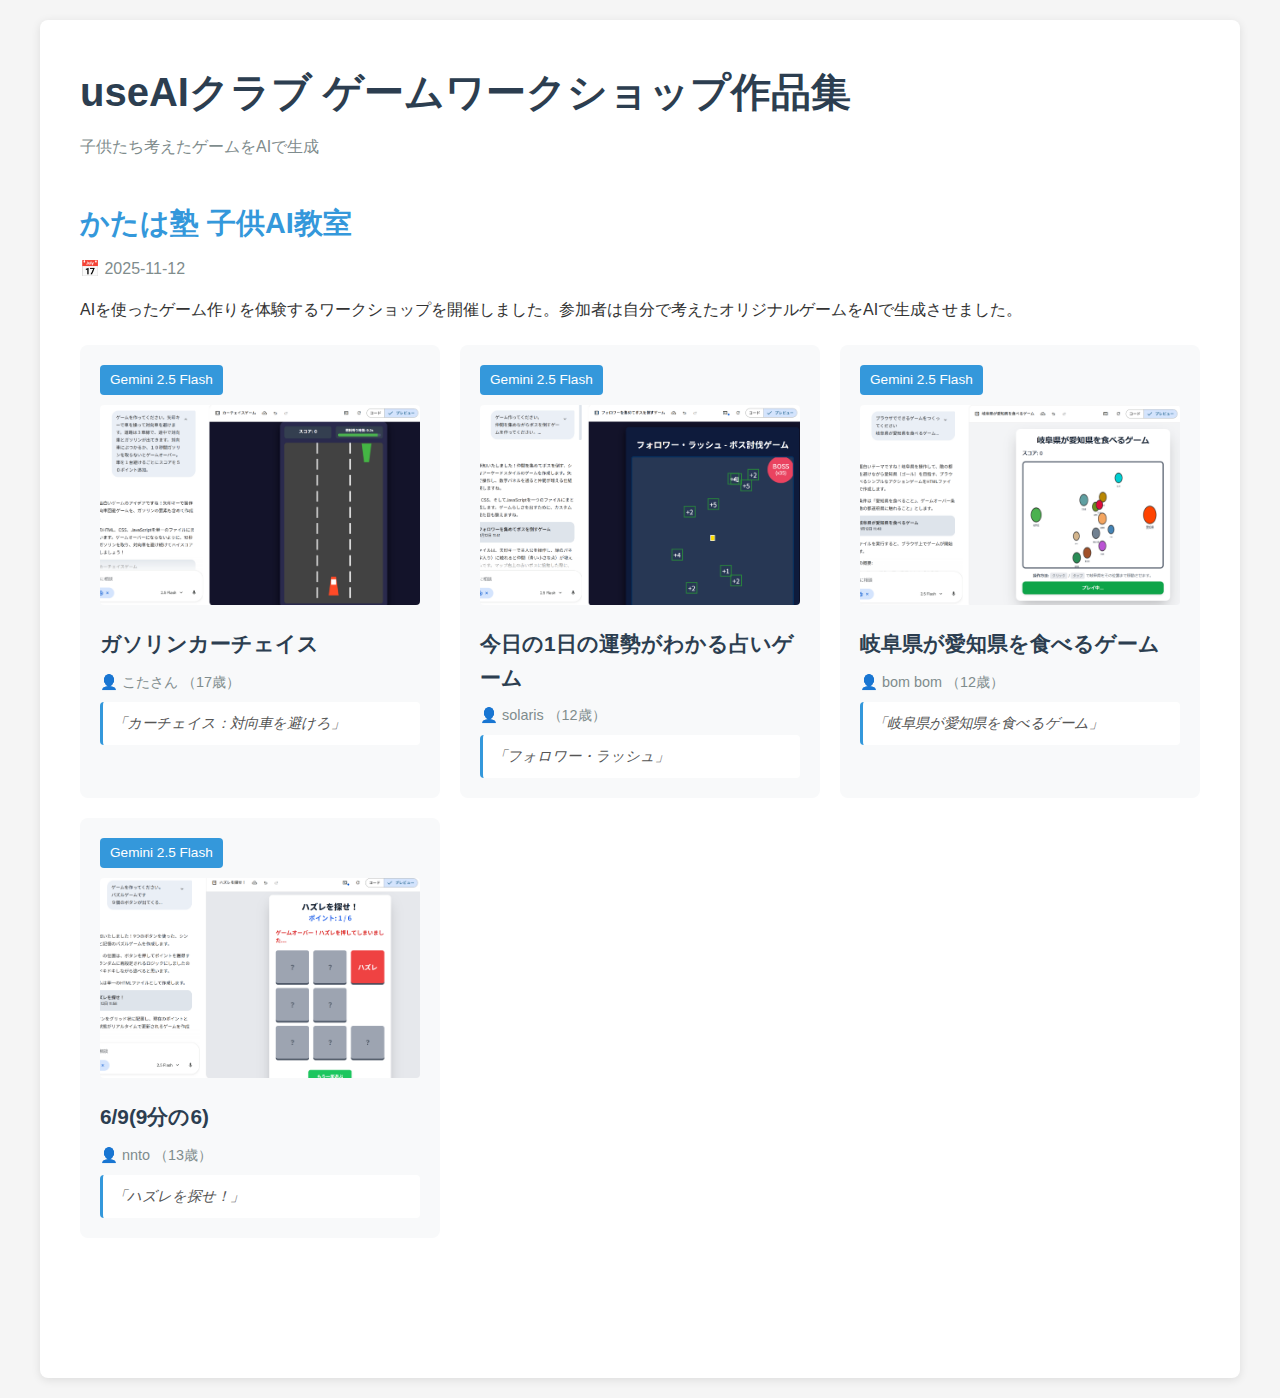
<file: com/workshop-games/index.html>
<!DOCTYPE html>
<html lang="ja">
<head>
    <meta charset="UTF-8">
    <meta name="viewport" content="width=device-width, initial-scale=1.0">
    <title>子供AI教室 | useAI Club</title>
    <style>
        * {
            margin: 0;
            padding: 0;
            box-sizing: border-box;
        }
        body {
            font-family: 'Helvetica Neue', Arial, 'Hiragino Kaku Gothic ProN', sans-serif;
            line-height: 1.6;
            color: #333;
            background: #f5f5f5;
            padding: 20px;
        }
        .container {
            max-width: 1200px;
            margin: 0 auto;
            background: white;
            padding: 40px;
            border-radius: 8px;
            box-shadow: 0 2px 10px rgba(0,0,0,0.1);
        }
        h1 {
            font-size: 2.5rem;
            margin-bottom: 10px;
            color: #2c3e50;
        }
        .subtitle {
            color: #7f8c8d;
            margin-bottom: 40px;
        }
        .event-section {
            margin-bottom: 60px;
            padding-bottom: 40px;
            border-bottom: 2px solid #ecf0f1;
        }
        .event-section:last-child {
            border-bottom: none;
        }
        .event-header h2 {
            font-size: 1.8rem;
            color: #3498db;
            margin-bottom: 10px;
        }
        .event-meta {
            color: #7f8c8d;
            margin-bottom: 15px;
        }
        .event-description {
            margin-bottom: 20px;
            line-height: 1.8;
        }
        .event-link {
            display: inline-block;
            color: #3498db;
            text-decoration: none;
            margin-bottom: 20px;
        }
        .event-link:hover {
            text-decoration: underline;
        }
        .games-grid {
            display: grid;
            grid-template-columns: repeat(auto-fill, minmax(300px, 1fr));
            gap: 20px;
            margin-top: 20px;
        }
        .game-card {
            background: #f8f9fa;
            border-radius: 8px;
            padding: 20px;
            transition: transform 0.2s, box-shadow 0.2s;
            text-decoration: none;
            color: inherit;
            display: block;
        }
        .game-card:hover {
            transform: translateY(-5px);
            box-shadow: 0 5px 15px rgba(0,0,0,0.1);
        }
        .game-card img {
            width: 100%;
            height: 200px;
            object-fit: cover;
            border-radius: 4px;
            margin-bottom: 15px;
        }
        .game-card h3 {
            font-size: 1.3rem;
            margin-bottom: 10px;
            color: #2c3e50;
        }
        .game-card:hover h3 {
            color: #3498db;
        }
        .game-creator {
            color: #7f8c8d;
            font-size: 0.9rem;
            margin-bottom: 8px;
        }
        .game-ai {
            background: #3498db;
            color: white;
            padding: 4px 10px;
            border-radius: 4px;
            font-size: 0.85rem;
            display: inline-block;
            margin-bottom: 10px;
        }
        .game-prompt {
            font-size: 0.9rem;
            font-style: italic;
            color: #555;
            padding: 10px;
            background: white;
            border-left: 3px solid #3498db;
            border-radius: 4px;
        }
        #loading {
            text-align: center;
            padding: 40px;
            color: #7f8c8d;
        }
    </style>
</head>
<body>
<div class="container">
    <h1>useAIクラブ ゲームワークショップ作品集</h1>
    <p class="subtitle">子供たち考えたゲームをAIで生成</p>

    <div id="loading">読み込み中...</div>
    <div id="all-events"></div>
</div>

<script>
    fetch('folders.json')
        .then(response => response.json())
        .then(folders => {
            return Promise.all(
                folders.map(folder =>
                    fetch(`${folder}/event.json`)
                        .then(r => r.json())
                        .then(data => ({folder, data}))
                )
            );
        })
        .then(allEvents => {
            document.getElementById('loading').style.display = 'none';

            allEvents.forEach(({folder, data}) => {
                let html = `
                        <section class="event-section">
                            <div class="event-header">
                                <h2>${data.eventName}</h2>
                                <p class="event-meta">📅 ${data.eventDate}</p>
                                <p class="event-description">${data.eventDescription}</p>
                                ${data.eventURL ? `<a href="${data.eventURL}" class="event-link" target="_blank">イベント詳細を見る →</a>` : ''}
                            </div>
                            <div class="games-grid">`;

                data.games.forEach(g => {
                    // 年齢表示の組み立て
                    let ageText = '';
                    if (g.age) {
                        ageText = `${g.age}歳`;
                    }

                    // 学年表示の組み立て
                    let gradeText = '';
                    if (g.grade) {
                        gradeText = (ageText ? '・' : '') + g.grade;
                    }

                    // 作成者情報の組み立て
                    let creatorInfo = `👤 ${g.creator}`;
                    if (ageText || gradeText) {
                        creatorInfo += ` （${ageText}${gradeText}）`;
                    }

                    // プロンプト表示の組み立て
                    let promptHtml = '';
                    if (g.prompt) {
                        promptHtml = `<div class="game-prompt">「${g.prompt}」</div>`;
                    }

                    html += `
            <a href="${folder}/${g.id}.html" class="game-card">
                <span class="game-ai">${g.ai}</span>
                <img src="${folder}/${g.id}.png" alt="${g.title}" onerror="this.src='data:image/svg+xml,<svg xmlns=%22http://www.w3.org/2000/svg%22 width=%22300%22 height=%22200%22><rect fill=%22%23ddd%22 width=%22300%22 height=%22200%22/><text x=%2250%25%22 y=%2250%25%22 dominant-baseline=%22middle%22 text-anchor=%22middle%22 fill=%22%23999%22>No Image</text></svg>'">
                <h3>${g.title}</h3>
                <p class="game-creator">${creatorInfo}</p>
                ${promptHtml}
            </a>`;
                });


                html += `</div></section>`;
                document.getElementById('all-events').innerHTML += html;
            });
        })
        .catch(error => {
            document.getElementById('loading').innerHTML = 'エラーが発生しました: ' + error.message;
        });
</script>
</body>
</html>
</file>
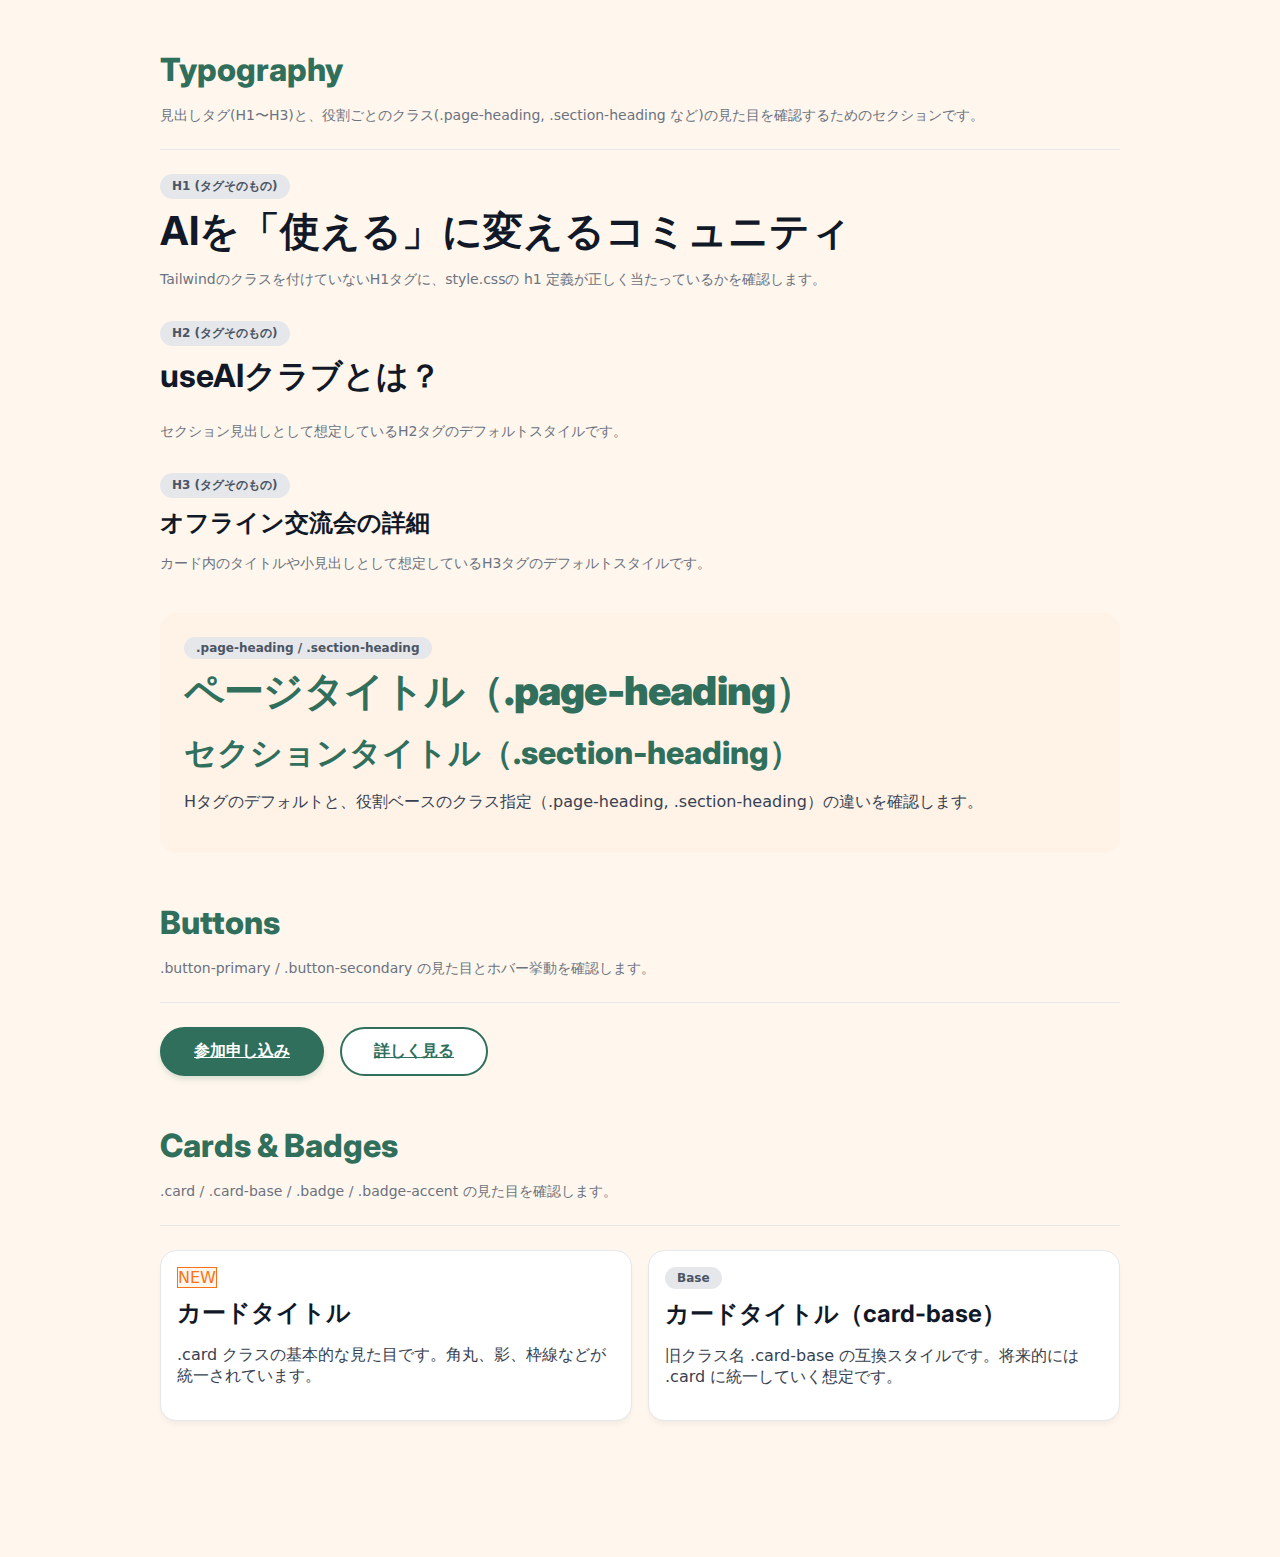
<file: com/style-guide.html>
<!DOCTYPE html>
<html lang="ja">
<head>
    <meta charset="UTF-8">
    <title>useAIクラブ CSSスタイルガイド（純粋CSS版）</title>
    <meta name="viewport" content="width=device-width, initial-scale=1.0">

    <!-- 見出し用フォント（Inter） -->
    <link href="https://fonts.googleapis.com/css2?family=Inter:wght@400;700;900&display=swap" rel="stylesheet">

    <!-- 共通スタイルシートのみ読み込む（Tailwindは読み込まない） -->
    <link rel="stylesheet" href="style.css">
</head>
<body>

<!-- コンテンツ全体のラッパ（レイアウト用はインライン style で最低限に） -->
<div style="max-width: 960px; margin: 0 auto; padding: 40px 16px 80px;">

    <!-- セクション: Typography -->
    <section id="typography" style="margin-bottom: 48px;">
        <h2 class="section-heading text-primary" style="margin-bottom: 8px;">
            Typography
        </h2>
        <p class="text-muted" style="margin-bottom: 24px;">
            見出しタグ(H1〜H3)と、役割ごとのクラス(.page-heading, .section-heading など)の見た目を確認するためのセクションです。
        </p>
        <hr style="border:none;border-top:1px solid #E5E7EB;margin-bottom:24px;">

        <!-- H1 デフォルト -->
        <div style="margin-bottom: 32px;">
      <span class="badge" style="background:#E5E7EB;color:#4B5563;margin-bottom:8px;display:inline-block;">
        H1 (タグそのもの)
      </span>
            <h1>AIを「使える」に変えるコミュニティ</h1>
            <p class="text-muted">
                Tailwindのクラスを付けていないH1タグに、style.cssの h1 定義が正しく当たっているかを確認します。
            </p>
        </div>

        <!-- H2 デフォルト -->
        <div style="margin-bottom: 32px;">
      <span class="badge" style="background:#E5E7EB;color:#4B5563;margin-bottom:8px;display:inline-block;">
        H2 (タグそのもの)
      </span>
            <h2>useAIクラブとは？</h2>
            <p class="text-muted">
                セクション見出しとして想定しているH2タグのデフォルトスタイルです。
            </p>
        </div>

        <!-- H3 デフォルト -->
        <div style="margin-bottom: 32px;">
      <span class="badge" style="background:#E5E7EB;color:#4B5563;margin-bottom:8px;display:inline-block;">
        H3 (タグそのもの)
      </span>
            <h3>オフライン交流会の詳細</h3>
            <p class="text-muted">
                カード内のタイトルや小見出しとして想定しているH3タグのデフォルトスタイルです。
            </p>
        </div>

        <!-- クラス指定の見出し -->
        <div style="margin-top: 40px; padding: 24px; border-radius: 16px; background-color: #FFF3E8;">
      <span class="badge" style="background:#E5E7EB;color:#4B5563;margin-bottom:8px;display:inline-block;">
        .page-heading / .section-heading
      </span>
            <h1 class="page-heading text-primary" style="margin-bottom:16px;">
                ページタイトル（.page-heading）
            </h1>
            <h2 class="section-heading text-primary" style="margin-bottom:8px;">
                セクションタイトル（.section-heading）
            </h2>
            <p class="text-body">
                Hタグのデフォルトと、役割ベースのクラス指定（.page-heading, .section-heading）の違いを確認します。
            </p>
        </div>
    </section>

    <!-- セクション: Buttons -->
    <section id="buttons" style="margin-bottom: 48px;">
        <h2 class="section-heading text-primary" style="margin-bottom: 8px;">
            Buttons
        </h2>
        <p class="text-muted" style="margin-bottom: 24px;">
            .button-primary / .button-secondary の見た目とホバー挙動を確認します。
        </p>
        <hr style="border:none;border-top:1px solid #E5E7EB;margin-bottom:24px;">

        <div style="display:flex;flex-wrap:wrap;gap:16px;align-items:center;">
            <a href="#" class="button-primary">参加申し込み</a>
            <a href="#" class="button-secondary">詳しく見る</a>
        </div>
    </section>

    <!-- セクション: Cards & Badges -->
    <section id="cards" style="margin-bottom: 48px;">
        <h2 class="section-heading text-primary" style="margin-bottom: 8px;">
            Cards & Badges
        </h2>
        <p class="text-muted" style="margin-bottom: 24px;">
            .card / .card-base / .badge / .badge-accent の見た目を確認します。
        </p>
        <hr style="border:none;border-top:1px solid #E5E7EB;margin-bottom:24px;">

        <div style="display:grid;grid-template-columns:repeat(auto-fit,minmax(220px,1fr));gap:16px;">
            <div class="card" style="padding:16px;">
                <span class="badge-accent" style="margin-bottom:8px;display:inline-block;">NEW</span>
                <h3>カードタイトル</h3>
                <p class="text-body">
                    .card クラスの基本的な見た目です。角丸、影、枠線などが統一されています。
                </p>
            </div>

            <div class="card-base" style="padding:16px;">
                <span class="badge" style="background:#E5E7EB;color:#4B5563;margin-bottom:8px;display:inline-block;">Base</span>
                <h3>カードタイトル（card-base）</h3>
                <p class="text-body">
                    旧クラス名 .card-base の互換スタイルです。将来的には .card に統一していく想定です。
                </p>
            </div>
        </div>
    </section>

</div>

</body>
</html>
</file>
<file: com/style.css>
@charset "UTF-8";

/* ==========================================================================
   useAIクラブ 共通スタイルシート
   ==========================================================================

   このファイルは、サイト全体で共通して使用するデザインルールを定義します。

   Tailwind CSS（レイアウトや細かな余白調整などのユーティリティ）と
   「役割が分かりやすいクラス名のCSS」を組み合わせる前提です。

   --------------------------------------------------------------------------
   ■ 命名規則ガイドライン
   --------------------------------------------------------------------------

   1. クラス名は「役割」が分かるように書き、意味の分かりにくい略語は避けます。
      例: .button-primary, .section-heading, .card, .badge など。

   2. 大きく分けて、次の3種類のクラスを使い分けます。
      - コンポーネント系: 1つの部品を表すもの
        例: .button-primary, .card, .badge, .navigation-link
      - ユーティリティ系: 色・テキスト・背景など1つの性質だけを付けるもの
        例: .text-primary, .text-accent, .bg-base-alt, .bg-surface
      - 状態・アニメーション系: 見え方の変化や状態を表すもの
        例: .is-visible, .scroll-animate, .is-active など

   3. Tailwind CSS のクラスは、主に「レイアウト」「余白」「レスポンシブ切り替え」
      を担当させ、色やフォントなどの見た目はできる限りこのCSSのクラスで表現します。
      例: flex, grid, md:w-1/2, py-20 などはTailwind、
          色やボタンデザインは .button-primary などのCSSクラス。

   4. 新しいクラスを追加する場合は、下記いずれかの方針で命名してください。
      - コンポーネント: [名詞]-[役割]
        例: .hero-heading, .section-lead, .card-feature
      - 状態 : is-[状態]
        例: .is-active, .is-open
      - ユーティリティ: text-*, bg-* など既存のパターンに合わせる

   5. このファイルには「セクションごとのコメント（日本語）」を多めに入れています。
      追加や変更を行う際は、近いセクションにコメントを足しながら編集してください。

   ========================================================================== */


/* =========================================
   1. 全体ルール & カラー・フォント定義 (:root)
   ========================================= */

:root {
    /* --- カラーパレット設定 --- */
    /* 【ベースカラー: 60%】 背景などで最も広い面積を占める色 */
    --color-base: #FFF7ED;      /* メイン背景色（明るいクリーム色） */
    --color-base-alt: #FFF3E8;  /* セクション背景のバリエーション */
    --color-surface: #FFFFFF;   /* カードや白枠など「面」の背景色 */

    /* 【メインカラー: 30%】 ブランドを印象づける主役の色（グリーン系） */
    --color-primary: #2F6F5C;         /* useAIグリーン（落ち着いた緑） */
    --color-primary-hover: #245748;   /* ホバー時に少し濃くする緑 */
    --color-primary-light: #E6F0ED;   /* ホバー背景などに使う極薄い緑 */

    /* 【アクセントカラー: 10%】 注目させたい箇所に使う色（オレンジ系） */
    --color-accent: #F97316;    /* 活気のあるオレンジ〜コーラル */

    /* 【テキストカラー】 文字用の基本色 */
    --text-heading: #111827;  /* 見出し用（ほぼ黒に近いグレー） */
    --text-body: #374151;     /* 本文用（読みやすいダークグレー） */
    --text-muted: #6B7280;    /* 補足や注釈に使う控えめなグレー */

    /* --- フォントスタック設定 --- */
    /* 本文・UI用: システムフォント（読み込み速度優先） */
    --font-stack-body: -apple-system, system-ui, BlinkMacSystemFont,
    "Segoe UI", Roboto, "Helvetica Neue", Arial,
    "Apple Color Emoji", "Segoe UI Emoji", "Segoe UI Symbol",
    sans-serif;

    /* 見出し用: ブランドフォント(Inter) + システムフォント */
    /* ※HTML側でGoogle Fontsの読み込みが必要です */
    --font-stack-heading: "Inter", var(--font-stack-body);

    /* ヒーロー見出し用: 日本語ゴシック体を優先する設定 */
    --font-stack-hero: "Hiragino Kaku Gothic ProN", "Hiragino Sans",
    Meiryo, "Yu Gothic", YuGothic,
    "Helvetica Neue", Arial, sans-serif;
}


/* =========================================
   2. 基本設定 (Base)
   ========================================= */

/* ページ全体の基本設定 */
body {
    font-family: var(--font-stack-body);   /* サイト全体の基本フォント */
    background-color: var(--color-base);   /* ページ全体の背景色 */
    color: var(--text-body);               /* デフォルトの文字色 */
    overflow-x: hidden;                    /* 横スクロール防止（レイアウト崩れ対策） */
}

/* 固定ヘッダーがあるページ用（HTML側で body.has-fixed-header を付与） */
body.has-fixed-header {
    /* 固定ヘッダー(h-20 = 80px)の高さ分だけコンテンツを下にずらす */
    padding-top: 80px;
}

/* カスタムカーソルを使用するページ用（HTML側で body.has-custom-cursor を付与） */
body.has-custom-cursor {
    /* カスタムカーソル使用ページのみ標準カーソルを非表示にする */
    cursor: none;
}

/* -----------------------------------------
   見出しタグ (H1 - H6) のデフォルトスタイル
   -----------------------------------------
   - 「Tailwindクラスを付けない場合」の標準見た目を定義します。
   - 特定セクションだけ大きくしたい場合は、HTML側で
     Tailwindの text-◯xl や font-black を追加して上書きしてください。
   ------------------------------------------ */

h1,
h2,
h3,
h4,
h5,
h6 {
    font-family: var(--font-stack-heading);
    color: var(--text-heading);
    font-weight: 700;
    line-height: 1.4;
    margin-top: 0; /* ブラウザ標準の余白差を減らすためリセット */
}

/* ページ全体のタイトルに相当（例: ページ最上部のH1） */
h1 {
    font-size: 2.5rem; /* 約40px */
    line-height: 1.2;
    margin-bottom: 1rem;
}

/* セクション見出し（About, Events などの大見出し） */
h2 {
    font-size: 2rem; /* 約32px */
    margin-bottom: 1.5rem;
}

/* カード内のタイトルや小見出し */
h3 {
    font-size: 1.5rem; /* 約24px */
    margin-bottom: 1rem;
}

h4 {
    font-size: 1.25rem; /* 約20px */
    margin-bottom: 0.75rem;
}

/* スマホ画面（幅768px以下）での見出しサイズ調整 */
@media (max-width: 768px) {
    h1 {
        font-size: 2rem; /* 約32px */
    }

    h2 {
        font-size: 1.75rem; /* 約28px */
    }

    h3 {
        font-size: 1.25rem; /* 約20px */
    }
}


/* -----------------------------------------
   汎用テキスト・見出し補助クラス
   -----------------------------------------
   - Hタグそのものではなく、「役割」を名前にしたクラスです。
   - ブログや固定ページなど、Tailwindをあまり使わない場面でも再利用しやすくします。
   ------------------------------------------ */

/* ページのメインタイトル用（h1と一緒に使う想定） */
.page-heading {
    font-size: 2.5rem;
    font-weight: 900;
    letter-spacing: -0.02em;
}

/* セクションの見出し用（h2と一緒に使う想定） */
.section-heading {
    font-size: 2rem;
    font-weight: 800;
}

/* セクションの小見出しやラベル的なテキストに */
.section-subheading {
    font-size: 0.875rem;
    letter-spacing: 0.15em;
    text-transform: uppercase;
}

/* セクション冒頭のリード文（説明文）に */
.section-lead {
    font-size: 1.125rem;
    line-height: 1.8;
}

/* 説明テキスト全般に使えるクラス（pタグなどと併用） */
.text-body {
    color: var(--text-body);
}

/* 補足説明やコピーライトなど、控えめなテキストに */
.text-muted {
    color: var(--text-muted);
    font-size: 0.875rem;
}

/* ブランドロゴや、見出しにブランドフォントを適用するためのクラス */
.brand-text {
    font-family: var(--font-stack-heading);
}

/* ヒーローエリアの日本語見出し用 */
.hero-jp-font {
    font-family: var(--font-stack-hero) !important;
}


/* -----------------------------------------
   色に関するユーティリティクラス
   ----------------------------------------- */

.text-primary {
    color: var(--color-primary);
}

.text-accent {
    color: var(--color-accent);
}

.text-heading {
    color: var(--text-heading);
}

.bg-base-alt {
    background-color: var(--color-base-alt);
}

.bg-surface {
    background-color: var(--color-surface); /* 一般的な白背景ブロック用 */
}


/* =========================================
   3. UIコンポーネント (Buttons, Cards, Badges, Links)
   ========================================= */

/* -----------------------------------------
   ボタンコンポーネント
   -----------------------------------------
   - .button-primary : メインCTA（参加ボタンなど）
   - .button-secondary: サブCTA（「詳しく見る」など）
   ※既存HTMLでは .btn-primary / .btn-secondary という名前でしたが、
     今後のHTML書き換え時には .button-* に統一する想定です。
     それまでの互換用として、旧クラス名も同じスタイルで定義しています。
   ------------------------------------------ */

.button-primary {
    background-color: var(--color-primary);
    color: #FFFFFF;
    border: 2px solid var(--color-primary);
    padding: 0.75rem 2rem;
    border-radius: 9999px;
    font-weight: 700;
    display: inline-block;
    font-family: var(--font-stack-body);
    box-shadow: 0 4px 6px -1px rgba(47, 111, 92, 0.2);
    transition:
            background-color 0.3s ease,
            border-color 0.3s ease,
            transform 0.3s ease,
            box-shadow 0.3s ease;
}

.button-primary:hover {
    background-color: var(--color-primary-hover);
    border-color: var(--color-primary-hover);
    transform: translateY(-2px);
    box-shadow: 0 6px 10px -1px rgba(47, 111, 92, 0.3);
}

/* セカンダリボタン（白背景＋グリーン枠） */
.button-secondary {
    background-color: #FFFFFF;
    color: var(--color-primary);
    border: 2px solid var(--color-primary);
    padding: 0.75rem 2rem;
    border-radius: 9999px;
    font-weight: 700;
    display: inline-block;
    font-family: var(--font-stack-body);
    transition:
            background-color 0.3s ease,
            transform 0.3s ease;
}

.button-secondary:hover {
    background-color: var(--color-primary-light);
    transform: translateY(-2px);
}

/* 既存HTMLとの互換用エイリアス（HTML書き換え完了後は削除予定） */
.btn-primary {
    background-color: var(--color-primary);
    color: #FFFFFF;
    border: 2px solid var(--color-primary);
    padding: 0.75rem 2rem;
    border-radius: 9999px;
    font-weight: 700;
    display: inline-block;
    font-family: var(--font-stack-body);
    box-shadow: 0 4px 6px -1px rgba(47, 111, 92, 0.2);
    transition:
            background-color 0.3s ease,
            border-color 0.3s ease,
            transform 0.3s ease,
            box-shadow 0.3s ease;
}

.btn-primary:hover {
    background-color: var(--color-primary-hover);
    border-color: var(--color-primary-hover);
    transform: translateY(-2px);
    box-shadow: 0 6px 10px -1px rgba(47, 111, 92, 0.3);
}

.btn-secondary {
    background-color: #FFFFFF;
    color: var(--color-primary);
    border: 2px solid var(--color-primary);
    padding: 0.75rem 2rem;
    border-radius: 9999px;
    font-weight: 700;
    display: inline-block;
    font-family: var(--font-stack-body);
    transition:
            background-color 0.3s ease,
            transform 0.3s ease;
}

.btn-secondary:hover {
    background-color: var(--color-primary-light);
    transform: translateY(-2px);
}


/* -----------------------------------------
   ボタン・リンクのフォーカス可視化（アクセシビリティ）
   ----------------------------------------- */

.button-primary:focus-visible,
.button-secondary:focus-visible,
.btn-primary:focus-visible,
.btn-secondary:focus-visible,
.link-inline:focus-visible,
.navigation-link:focus-visible,
.nav-link:focus-visible {
    outline: 3px solid var(--color-accent);
    outline-offset: 2px;
}


/* -----------------------------------------
   カードコンポーネント
   -----------------------------------------
   - 一般的な「カード」UIをまとめた基礎クラスです。
   - 影や角丸、枠線などの見た目を統一します。
   ------------------------------------------ */

.card {
    background-color: var(--color-surface);
    border-radius: 1rem;
    border: 1px solid #E5E7EB;
    box-shadow: 0 4px 6px -1px rgba(0, 0, 0, 0.05);
    transition:
            transform 0.3s ease,
            box-shadow 0.3s ease,
            border-color 0.3s ease;
}

.card:hover {
    transform: translateY(-5px);
    box-shadow: 0 10px 15px -3px rgba(0, 0, 0, 0.05);
    border-color: #D1D5DB;
}

/* 旧名 .card-base との互換（HTML移行期用、将来的に削除予定） */
.card-base {
    background-color: var(--color-surface);
    border-radius: 1rem;
    border: 1px solid #E5E7EB;
    box-shadow: 0 4px 6px -1px rgba(0, 0, 0, 0.05);
    transition:
            transform 0.3s ease,
            box-shadow 0.3s ease,
            border-color 0.3s ease;
}

.card-base:hover {
    transform: translateY(-5px);
    box-shadow: 0 10px 15px -3px rgba(0, 0, 0, 0.05);
    border-color: #D1D5DB;
}


/* -----------------------------------------
   バッジ（小さなラベル）
   ------------------------------------------ */

/* バッジの共通スタイル */
.badge {
    display: inline-block;
    border-radius: 9999px;
    font-weight: 700;
    font-family: var(--font-stack-body);
    font-size: 0.75rem;
    padding: 0.25rem 0.75rem;
}

/* アクセントカラーのバッジ（初心者歓迎 等）
   ※HTMLでは .badge と併用する想定（例: class="badge badge-accent"） */
.badge-accent {
    background-color: #FFF7ED; /* ベース色 */
    color: var(--color-accent);
    border: 1px solid var(--color-accent);
}
/* プライマリカラー(緑色)のバッジ */
.badge-primary {
    background-color: var(--color-primary-light);
    color: var(--color-primary);
    border: 1px solid var(--color-primary);
}

/* グレー(ニュートラル)のバッジ */
.badge-neutral {
    background-color: #F3F4F6;
    color: var(--text-body);
    border: 1px solid #D1D5DB;
}

/* 白色のバッジ */
.badge-white {
    background-color: #FFFFFF;
    color: var(--text-heading);
    border: 1px solid #E5E7EB;
}


/* -----------------------------------------
   テキストリンク（本文中のリンク用スタイル）
   ------------------------------------------ */

.link-inline {
    color: var(--color-primary);
    text-decoration: underline;
    text-decoration-thickness: 1px;
    text-underline-offset: 2px;
    font-weight: 500;
}

.link-inline:hover {
    color: var(--color-primary-hover);
}


/* =========================================
   4. レイアウト・装飾・アニメーション
   ========================================= */

/* -----------------------------------------
   ナビゲーションリンク（ヘッダーメニュー）
   ------------------------------------------ */

.navigation-link,
.nav-link {
    position: relative;
    color: var(--text-body);
    font-weight: 600;
    font-family: var(--font-stack-heading);
    transition: color 0.3s ease;
}

.navigation-link:hover,
.nav-link:hover {
    color: var(--color-primary);
}

/* 下線アニメーション */
.navigation-link::after,
.nav-link::after {
    content: "";
    position: absolute;
    width: 0;
    height: 2px;
    bottom: -4px;
    left: 0;
    background-color: var(--color-primary);
    transition: width 0.3s ease;
}

.navigation-link:hover::after,
.nav-link:hover::after {
    width: 100%;
}


/* -----------------------------------------
   ヘッダー背景（固定ナビゲーション）
   ------------------------------------------ */

#main-nav {
    background-color: rgba(255, 247, 237, 0.95); /* ベース色の透過 */
    border-bottom: 1px solid #F3E8DB;
}

/* backdrop-filter 対応ブラウザ向け（未対応環境は背景色のみ） */
@supports (backdrop-filter: blur(10px)) {
    #main-nav {
        backdrop-filter: blur(10px); /* すりガラス効果 */
    }
}


/* -----------------------------------------
   ヒーローエリア背景（グラデーション＋ドットノイズ）
   ------------------------------------------ */

.hero-bg {
    position: absolute;
    inset: 0;
    width: 100%;
    height: 100%;
    overflow: hidden;
    background: linear-gradient(to bottom, #F2F8F5 10%, var(--color-base) 100%);
    z-index: 0;
}

/* ドット状のノイズオーバーレイ */
.noise-overlay {
    position: absolute;
    inset: 0;
    width: 100%;
    height: 100%;
    background-image: radial-gradient(#D1D5DB 1px, transparent 3px);
    background-size: 30px 30px;
    opacity: 0.6;
    z-index: 0;
    pointer-events: none;
}


/* -----------------------------------------
   スクロール出現アニメーション
   - IntersectionObserver で .is-visible が付与される前提
   ------------------------------------------ */

.scroll-animate {
    opacity: 0;
    transform: translateY(30px);
    transition:
            opacity 0.8s ease-out,
            transform 0.8s ease-out;
}

.scroll-animate.is-visible {
    opacity: 1;
    transform: translateY(0);
}


/* =========================================
   5. 特殊機能（カスタムカーソル）
   ========================================= */

.custom-cursor {
    pointer-events: none; /* カーソル自体がクリック対象にならないようにする */
    position: fixed;
    top: 0;
    left: 0;
    width: 1rem;
    height: 1rem;
    background-color: var(--color-accent);
    border-radius: 50%;
    opacity: 0.8;
    z-index: 9999;
    box-shadow: 0 2px 10px rgba(249, 115, 22, 0.4);
    transition:
            width 0.2s,
            height 0.2s,
            opacity 0.2s,
            background-color 0.2s,
            transform 0.1s ease-out;
    will-change: transform;
    display: flex;
    align-items: center;
    justify-content: center;
    color: white;
    font-weight: 900;
    font-size: 1.2rem;
    white-space: nowrap;
    font-family: var(--font-stack-heading);
}

/* インタラクティブ要素（リンクやボタン）ホバー時のカーソル変化
   実際の挙動はJavaScript側と合わせて調整してください。 */
.interactive:hover ~ .custom-cursor,
a:hover ~ .custom-cursor,
button:hover ~ .custom-cursor {
    width: 2.5rem;
    height: 2.5rem;
    opacity: 0.3;
    background-color: var(--color-primary);
}
/* =========================================
   6. 追加の役割クラス（Tailwind未定義色の補完）
   ========================================= */

/* 背景色ユーティリティ */
.bg-primary {
    background-color: var(--color-primary);
}

.bg-accent {
    background-color: var(--color-accent);
}

/* プライマリカラーの薄いティント（10%透過相当） */
.bg-primary-soft {
    background-color: rgba(47, 111, 92, 0.10);
}

/* ボーダー色ユーティリティ */
.border-l-primary {
    border-left-color: var(--color-primary);
}

.border-l-accent {
    border-left-color: var(--color-accent);
}

/* グループホバー時のテキスト色変化（Tailwind group-hover:text-* の代替） */
.group:hover .text-primary-on-group-hover {
    color: var(--color-primary);
}

.group:hover .text-accent-on-group-hover {
    color: var(--color-accent);
}

/* モバイルメニューボタンのフォーカス可視化（アクセシビリティ強化） */
#mobile-menu-btn:focus-visible {
    outline: 3px solid var(--color-accent);
    outline-offset: 2px;
}
/* =========================================
   5. 特殊機能（カスタムカーソル）
   ========================================= */
/* style.css 内の記述 */

#custom-cursor {
    /* 既存のプロパティ */
    position: fixed;
    top: 0;
    left: 0;
    width: 1rem;   /* 初期の大きさ */
    height: 1rem;
    border-radius: 50%;
    background-color: var(--color-accent);
    pointer-events: none; /* クリックを邪魔しないように必須 */
    z-index: 9999;
    transform: translate3d(0, 0, 0) translate(-50%, -50%);

    /* --- ここを追加・変更 --- */
    /* width, height, background-color, opacity の変化を0.6秒かけて滑らかにする */
    transition: width 0.6s ease-out,
    height 0.6s ease-out,
    background-color 0.6s ease,
    opacity 0.6s ease;
}


/* インタラクティブ要素にホバーした時の変化 */
.custom-cursor.is-interactive {
    width: 2.5rem;
    height: 2.5rem;
    top: -1.25rem;
    left: -1.25rem;
    opacity: 0.2;
    background-color: var(--color-primary);
}

/* クリックした瞬間の変化 */
.custom-cursor.is-clicking {
    transform: scale(0.8);
    transition-duration: 0.1s;
}
/* JavaScriptなしでもコンテンツを表示 */
.scroll-animate {
    opacity: 1 !important;
    transform: translateY(0) !important;
}

/* JavaScriptが有効な場合は初期状態を隠す（common.jsで制御） */
.js-enabled .scroll-animate {
    opacity: 0;
    transform: translateY(20px);
}


/* =========================================
    カード & UI要素
    ========================================= */
.card-base {
    /* (省略) */
    transition: transform 0.3s ease, box-shadow 0.3s ease; /* ここで変化の速度を指定 */
}
.card-base:hover {
    transform: translateY(-5px); /* 上に5px浮き上がる */
    box-shadow: 0 10px 15px -3px rgba(0, 0, 0, 0.05); /* 影を濃くする */
    border-color: #D1D5DB;
}
</file>
